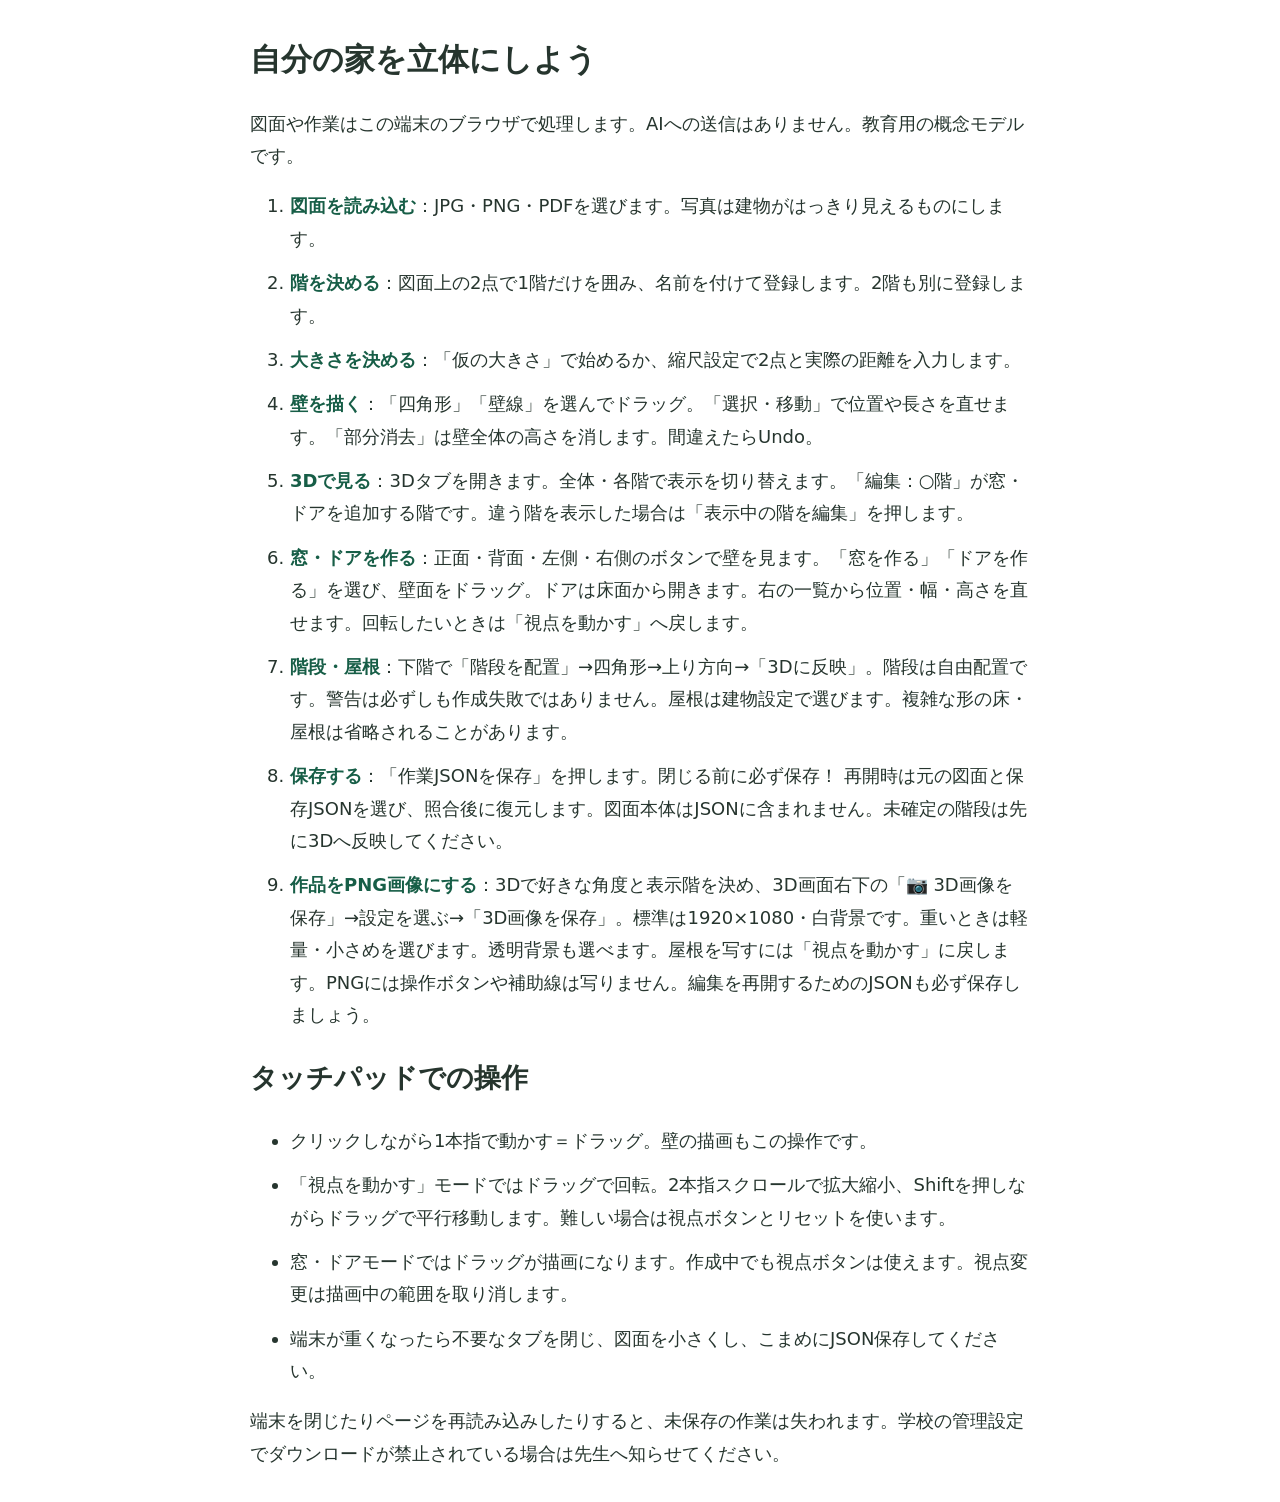
<file: docs/student-guide.html>
<!doctype html><html lang="ja"><meta charset="utf-8"><meta name="viewport" content="width=device-width,initial-scale=1"><title>家を立体にする：操作ガイド</title><style>body{font:18px/1.8 system-ui,sans-serif;max-width:780px;margin:32px auto;padding:0 20px;color:#26352e}h1{font-size:1.7em}li{margin:12px 0}strong{color:#175e47}</style><h1>自分の家を立体にしよう</h1><p>図面や作業はこの端末のブラウザで処理します。AIへの送信はありません。教育用の概念モデルです。</p><ol><li><strong>図面を読み込む</strong>：JPG・PNG・PDFを選びます。写真は建物がはっきり見えるものにします。</li><li><strong>階を決める</strong>：図面上の2点で1階だけを囲み、名前を付けて登録します。2階も別に登録します。</li><li><strong>大きさを決める</strong>：「仮の大きさ」で始めるか、縮尺設定で2点と実際の距離を入力します。</li><li><strong>壁を描く</strong>：「四角形」「壁線」を選んでドラッグ。「選択・移動」で位置や長さを直せます。「部分消去」は壁全体の高さを消します。間違えたらUndo。</li><li><strong>3Dで見る</strong>：3Dタブを開きます。全体・各階で表示を切り替えます。「編集：○階」が窓・ドアを追加する階です。違う階を表示した場合は「表示中の階を編集」を押します。</li><li><strong>窓・ドアを作る</strong>：正面・背面・左側・右側のボタンで壁を見ます。「窓を作る」「ドアを作る」を選び、壁面をドラッグ。ドアは床面から開きます。右の一覧から位置・幅・高さを直せます。回転したいときは「視点を動かす」へ戻します。</li><li><strong>階段・屋根</strong>：下階で「階段を配置」→四角形→上り方向→「3Dに反映」。階段は自由配置です。警告は必ずしも作成失敗ではありません。屋根は建物設定で選びます。複雑な形の床・屋根は省略されることがあります。</li><li><strong>保存する</strong>：「作業JSONを保存」を押します。閉じる前に必ず保存！ 再開時は元の図面と保存JSONを選び、照合後に復元します。図面本体はJSONに含まれません。未確定の階段は先に3Dへ反映してください。</li><li><strong>作品をPNG画像にする</strong>：3Dで好きな角度と表示階を決め、3D画面右下の「📷 3D画像を保存」→設定を選ぶ→「3D画像を保存」。標準は1920×1080・白背景です。重いときは軽量・小さめを選びます。透明背景も選べます。屋根を写すには「視点を動かす」に戻します。PNGには操作ボタンや補助線は写りません。編集を再開するためのJSONも必ず保存しましょう。</li></ol><h2>タッチパッドでの操作</h2><ul><li>クリックしながら1本指で動かす＝ドラッグ。壁の描画もこの操作です。</li><li>「視点を動かす」モードではドラッグで回転。2本指スクロールで拡大縮小、Shiftを押しながらドラッグで平行移動します。難しい場合は視点ボタンとリセットを使います。</li><li>窓・ドアモードではドラッグが描画になります。作成中でも視点ボタンは使えます。視点変更は描画中の範囲を取り消します。</li><li>端末が重くなったら不要なタブを閉じ、図面を小さくし、こまめにJSON保存してください。</li></ul><p>端末を閉じたりページを再読み込みしたりすると、未保存の作業は失われます。学校の管理設定でダウンロードが禁止されている場合は先生へ知らせてください。</p></html>
</file>
